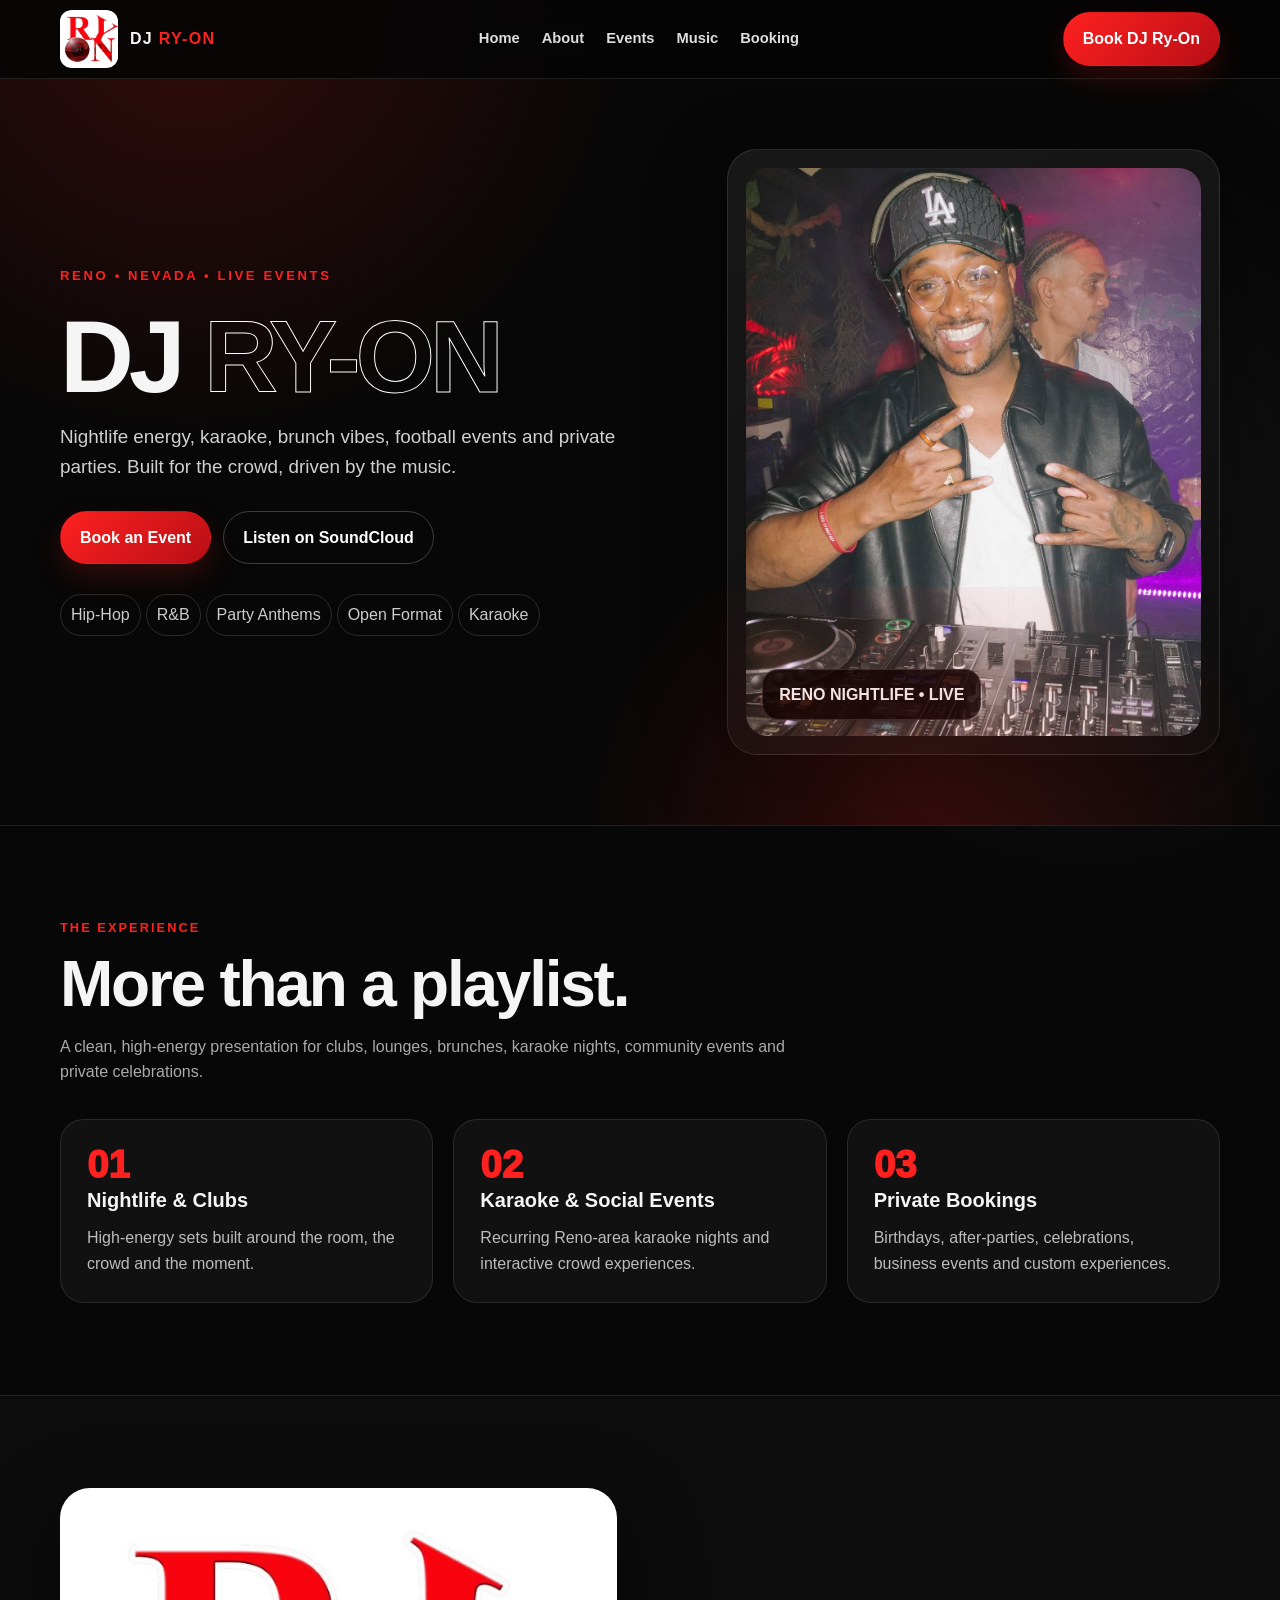
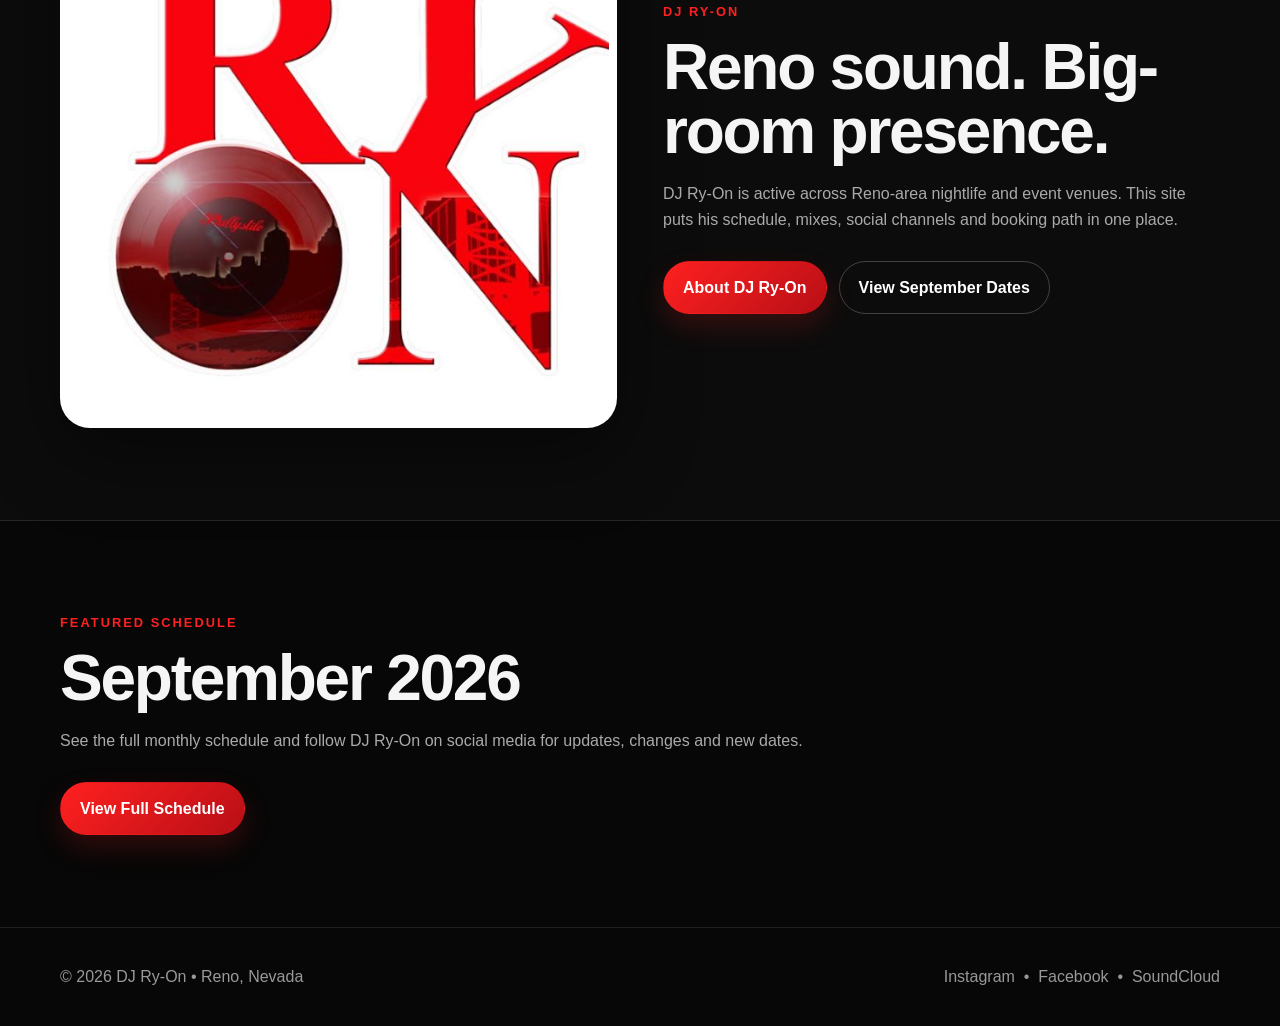
<file: index.html>
<!doctype html>
<html lang="en">
<head>
<meta charset="utf-8"><meta name="viewport" content="width=device-width,initial-scale=1">
<title>DJ Ry-On | Reno DJ, Events & Booking</title>
<meta name="description" content="Official website concept for DJ Ry-On, a Reno, Nevada DJ performing nightlife, karaoke, brunches, parties and special events.">
<link rel="stylesheet" href="assets/style.css">
</head>
<body>

<header class="nav">
  <div class="container nav-inner">
    <a class="brand" href="index.html">
      <img src="assets/dj-ryon-logo.png" alt="DJ Ry-On logo">
      <span>DJ <b>RY-ON</b></span>
    </a>
    <nav class="nav-links">
      <a href="index.html">Home</a>
      <a href="about.html">About</a>
      <a href="events.html">Events</a>
      <a href="music.html">Music</a>
      <a href="booking.html">Booking</a>
    </nav>
    <a class="btn" href="booking.html">Book DJ Ry-On</a>
  </div>
</header>

<main>
<section class="hero">
  <div class="container hero-grid">
    <div>
      <div class="eyebrow">Reno • Nevada • Live Events</div>
      <h1>DJ <span class="stroke">RY-ON</span></h1>
      <p class="lead">Nightlife energy, karaoke, brunch vibes, football events and private parties. Built for the crowd, driven by the music.</p>
      <div class="cta-row">
        <a class="btn" href="booking.html">Book an Event</a>
        <a class="btn secondary" href="music.html">Listen on SoundCloud</a>
      </div>
      <div style="margin-top:26px">
        <span class="tag">Hip-Hop</span><span class="tag">R&B</span><span class="tag">Party Anthems</span><span class="tag">Open Format</span><span class="tag">Karaoke</span>
      </div>
    </div>
    <div class="hero-card">
      <img src="assets/dj-ryon-about.jpg" alt="DJ Ry-On performing behind a DJ controller">
      <div class="badge">RENO NIGHTLIFE • LIVE</div>
    </div>
  </div>
</section>

<section class="section">
  <div class="container">
    <div class="kicker">The Experience</div>
    <h2>More than a playlist.</h2>
    <p class="sub">A clean, high-energy presentation for clubs, lounges, brunches, karaoke nights, community events and private celebrations.</p>
    <div class="grid-3">
      <article class="card"><div class="stat">01</div><h3>Nightlife & Clubs</h3><p>High-energy sets built around the room, the crowd and the moment.</p></article>
      <article class="card"><div class="stat">02</div><h3>Karaoke & Social Events</h3><p>Recurring Reno-area karaoke nights and interactive crowd experiences.</p></article>
      <article class="card"><div class="stat">03</div><h3>Private Bookings</h3><p>Birthdays, after-parties, celebrations, business events and custom experiences.</p></article>
    </div>
  </div>
</section>

<section class="section dark">
  <div class="container split">
    <div class="photo-frame"><img src="assets/dj-ryon-logo.png" alt="DJ Ry-On logo"></div>
    <div>
      <div class="kicker">DJ Ry-On</div>
      <h2>Reno sound. Big-room presence.</h2>
      <p class="sub">DJ Ry-On is active across Reno-area nightlife and event venues. This site puts his schedule, mixes, social channels and booking path in one place.</p>
      <div class="cta-row"><a class="btn" href="about.html">About DJ Ry-On</a><a class="btn secondary" href="events.html">View September Dates</a></div>
    </div>
  </div>
</section>

<section class="section">
  <div class="container">
    <div class="kicker">Featured Schedule</div>
    <h2>September 2026</h2>
    <p class="sub">See the full monthly schedule and follow DJ Ry-On on social media for updates, changes and new dates.</p>
    <div class="cta-row"><a class="btn" href="events.html">View Full Schedule</a></div>
  </div>
</section>
</main>

<footer>
  <div class="container footer-inner">
    <div>© <span data-year></span> DJ Ry-On • Reno, Nevada</div>
    <div>
      <a href="https://www.instagram.com/djryon/" target="_blank" rel="noopener">Instagram</a> &nbsp;•&nbsp;
      <a href="https://www.facebook.com/djryon/" target="_blank" rel="noopener">Facebook</a> &nbsp;•&nbsp;
      <a href="https://soundcloud.com/djryon" target="_blank" rel="noopener">SoundCloud</a>
    </div>
  </div>
</footer>
<script src="assets/script.js"></script>

</body></html>
</file>
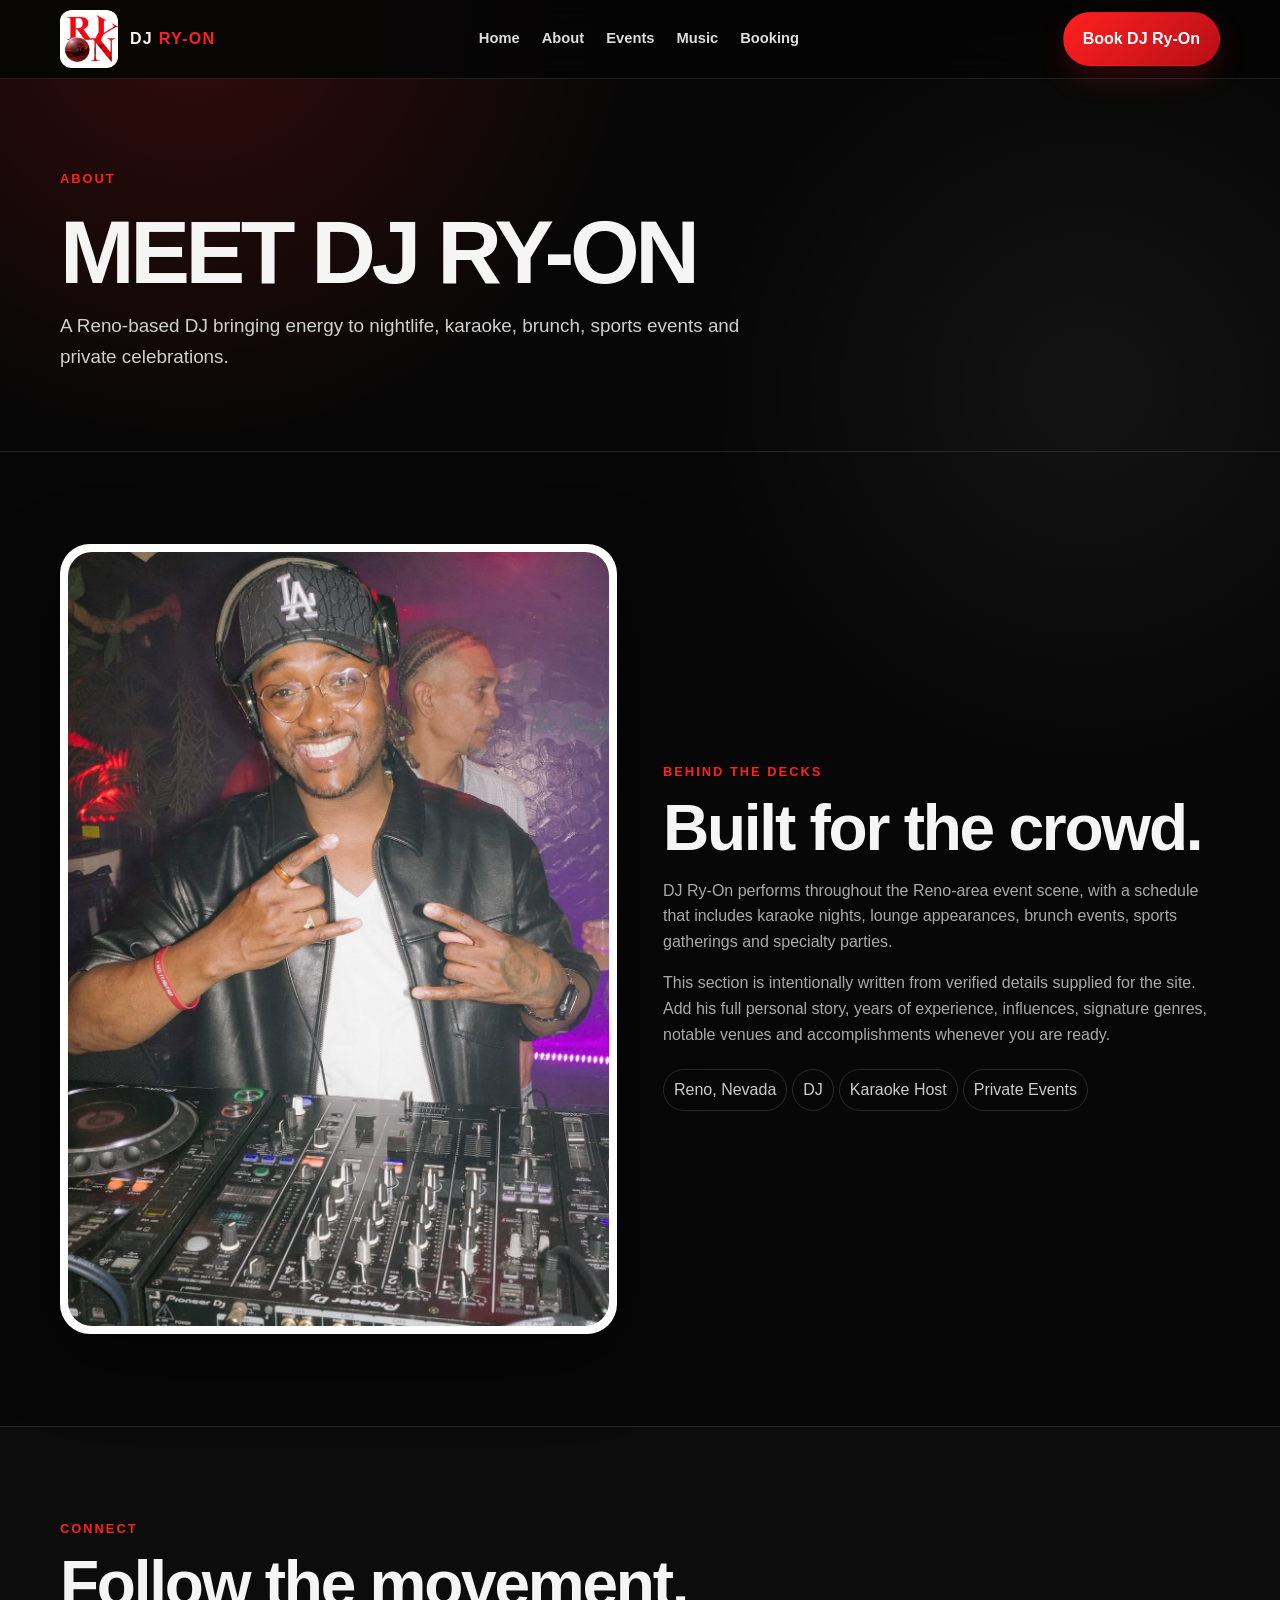
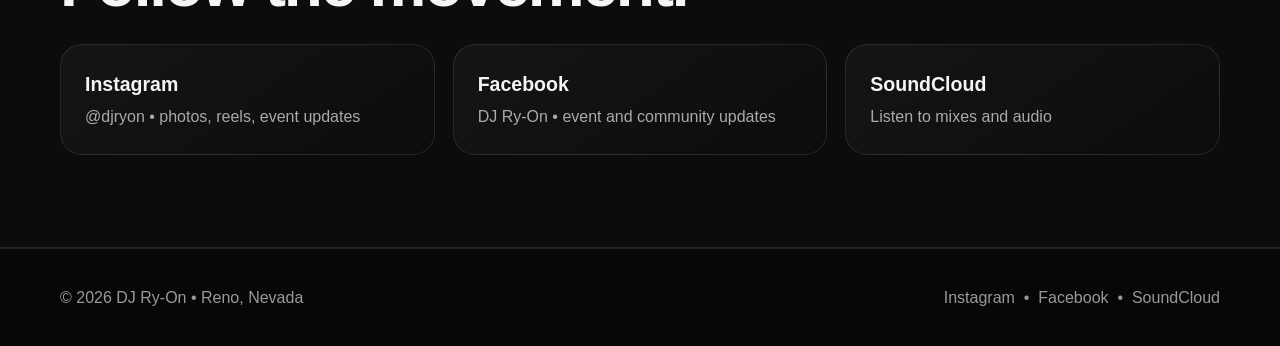
<file: about.html>
<!doctype html><html lang="en"><head>
<meta charset="utf-8"><meta name="viewport" content="width=device-width,initial-scale=1">
<title>About DJ Ry-On | Reno, Nevada</title><link rel="stylesheet" href="assets/style.css"></head><body>

<header class="nav">
  <div class="container nav-inner">
    <a class="brand" href="index.html">
      <img src="assets/dj-ryon-logo.png" alt="DJ Ry-On logo">
      <span>DJ <b>RY-ON</b></span>
    </a>
    <nav class="nav-links">
      <a href="index.html">Home</a>
      <a href="about.html">About</a>
      <a href="events.html">Events</a>
      <a href="music.html">Music</a>
      <a href="booking.html">Booking</a>
    </nav>
    <a class="btn" href="booking.html">Book DJ Ry-On</a>
  </div>
</header>

<main>
<section class="page-hero"><div class="container"><div class="kicker">About</div><h1 style="font-size:clamp(3rem,7vw,6rem)">MEET DJ RY-ON</h1><p class="lead">A Reno-based DJ bringing energy to nightlife, karaoke, brunch, sports events and private celebrations.</p></div></section>
<section class="section"><div class="container split">
  <div class="photo-frame"><img src="assets/dj-ryon-about.jpg" alt="DJ Ry-On"></div>
  <div>
    <div class="kicker">Behind the decks</div><h2>Built for the crowd.</h2>
    <p class="sub">DJ Ry-On performs throughout the Reno-area event scene, with a schedule that includes karaoke nights, lounge appearances, brunch events, sports gatherings and specialty parties.</p>
    <p class="sub">This section is intentionally written from verified details supplied for the site. Add his full personal story, years of experience, influences, signature genres, notable venues and accomplishments whenever you are ready.</p>
    <div style="margin-top:18px"><span class="tag">Reno, Nevada</span><span class="tag">DJ</span><span class="tag">Karaoke Host</span><span class="tag">Private Events</span></div>
  </div>
</div></section>
<section class="section dark"><div class="container"><div class="kicker">Connect</div><h2>Follow the movement.</h2>
<div class="social-grid">
<a class="social" href="https://www.instagram.com/djryon/" target="_blank"><b>Instagram</b><span>@djryon • photos, reels, event updates</span></a>
<a class="social" href="https://www.facebook.com/djryon/" target="_blank"><b>Facebook</b><span>DJ Ry-On • event and community updates</span></a>
<a class="social" href="https://soundcloud.com/djryon" target="_blank"><b>SoundCloud</b><span>Listen to mixes and audio</span></a>
</div></div></section>
</main>
<footer>
  <div class="container footer-inner">
    <div>© <span data-year></span> DJ Ry-On • Reno, Nevada</div>
    <div>
      <a href="https://www.instagram.com/djryon/" target="_blank" rel="noopener">Instagram</a> &nbsp;•&nbsp;
      <a href="https://www.facebook.com/djryon/" target="_blank" rel="noopener">Facebook</a> &nbsp;•&nbsp;
      <a href="https://soundcloud.com/djryon" target="_blank" rel="noopener">SoundCloud</a>
    </div>
  </div>
</footer>
<script src="assets/script.js"></script>
</body></html>
</file>
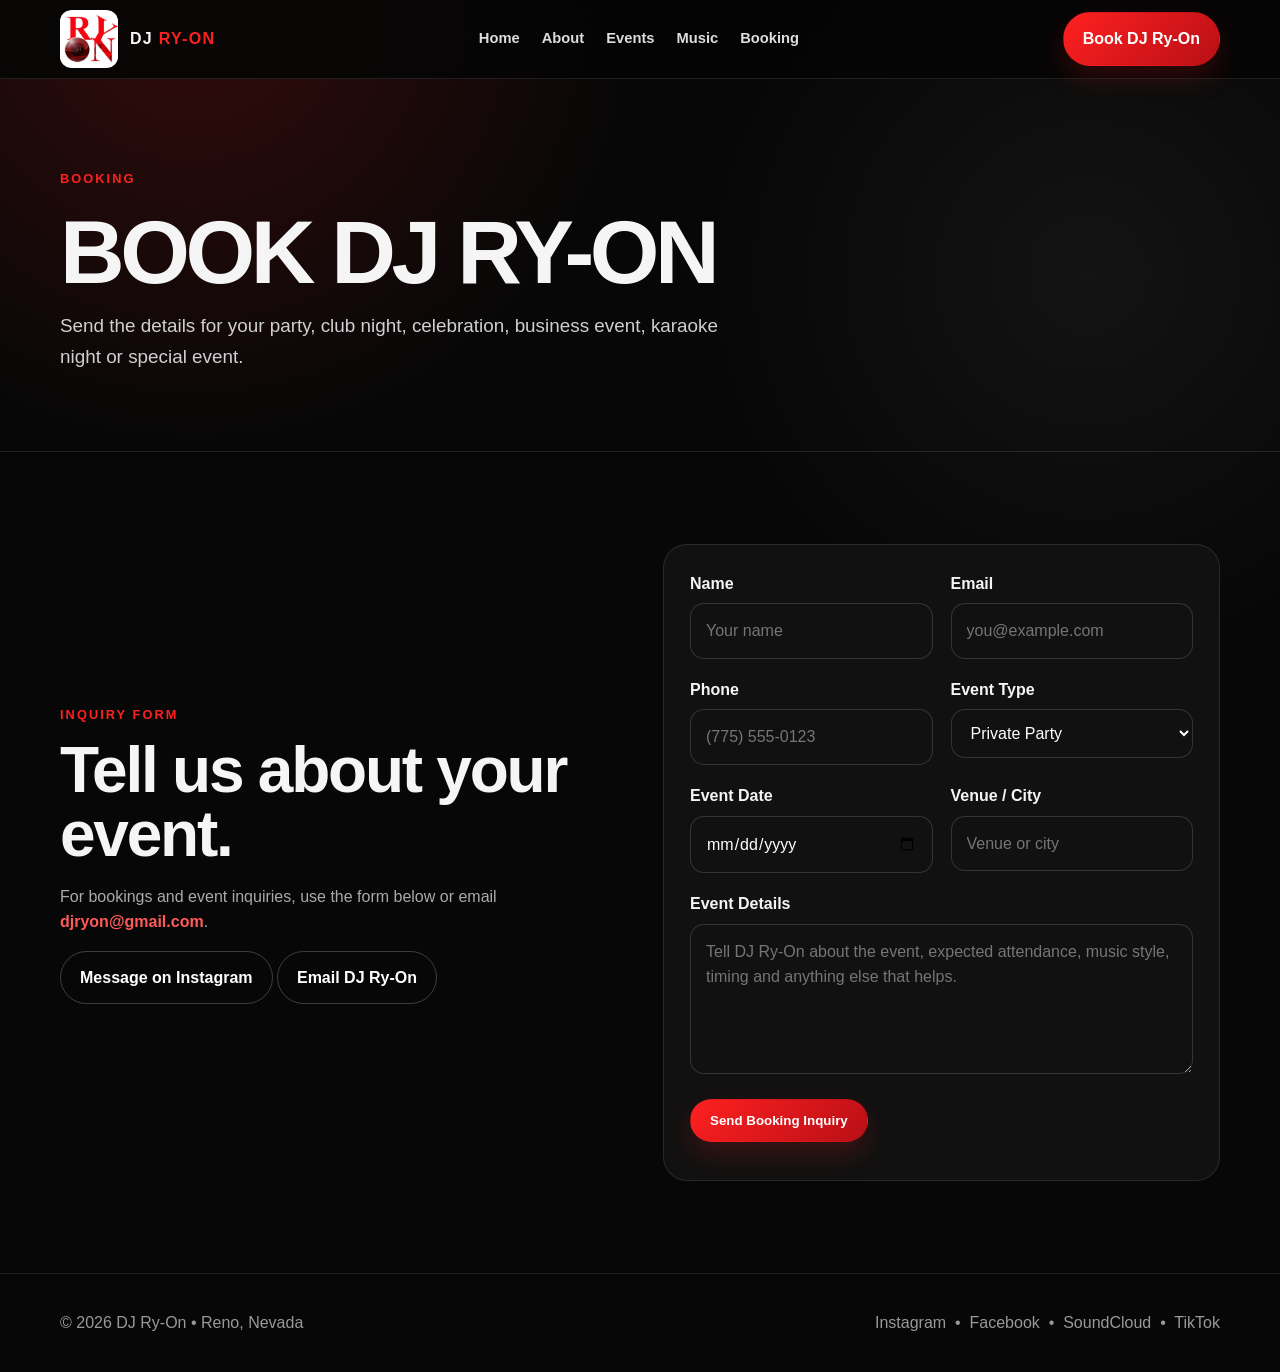
<file: booking.html>
<!doctype html><html lang="en"><head>
<meta charset="utf-8"><meta name="viewport" content="width=device-width,initial-scale=1">
<title>Book DJ Ry-On | Reno DJ Booking</title><link rel="stylesheet" href="assets/style.css"></head><body>

<header class="nav">
  <div class="container nav-inner">
    <a class="brand" href="index.html">
      <img src="assets/dj-ryon-logo.png" alt="DJ Ry-On logo">
      <span>DJ <b>RY-ON</b></span>
    </a>
    <nav class="nav-links">
      <a href="index.html">Home</a>
      <a href="about.html">About</a>
      <a href="events.html">Events</a>
      <a href="music.html">Music</a>
      <a href="booking.html">Booking</a>
    </nav>
    <a class="btn" href="booking.html">Book DJ Ry-On</a>
  </div>
</header>

<main>
<section class="page-hero"><div class="container"><div class="kicker">Booking</div><h1 style="font-size:clamp(3rem,7vw,6rem)">BOOK DJ RY-ON</h1><p class="lead">Send the details for your party, club night, celebration, business event, karaoke night or special event.</p></div></section>
<section class="section"><div class="container split">
  <div>
    <div class="kicker">Inquiry Form</div><h2>Tell us about your event.</h2>
    <p class="sub">For bookings and event inquiries, use the form below or email <a href="mailto:djryon@gmail.com" style="color:#ff5a5a;font-weight:800">djryon@gmail.com</a>.</p>
    <p><a class="btn secondary" href="https://www.instagram.com/djryon/" target="_blank">Message on Instagram</a> <a class="btn secondary" href="mailto:djryon@gmail.com">Email DJ Ry-On</a></p>
  </div>
  <div class="card">
    <form id="bookingForm">
      <div class="form-grid">
        <div><label>Name</label><input required name="name" placeholder="Your name"></div>
        <div><label>Email</label><input required type="email" name="email" placeholder="you@example.com"></div>
        <div><label>Phone</label><input name="phone" placeholder="(775) 555-0123"></div>
        <div><label>Event Type</label><select name="event_type"><option>Private Party</option><option>Club / Lounge</option><option>Karaoke</option><option>Wedding / Reception</option><option>Corporate Event</option><option>Community Event</option><option>Other</option></select></div>
        <div><label>Event Date</label><input type="date" name="date"></div>
        <div><label>Venue / City</label><input name="venue" placeholder="Venue or city"></div>
        <div class="full"><label>Event Details</label><textarea name="message" placeholder="Tell DJ Ry-On about the event, expected attendance, music style, timing and anything else that helps."></textarea></div>
        <div class="full"><button class="btn" type="submit">Send Booking Inquiry</button><div id="formStatus" class="form-note"></div></div>
      </div>
    </form>
  </div>
</div></section>
</main>
<footer>
  <div class="container footer-inner">
    <div>© <span data-year></span> DJ Ry-On • Reno, Nevada</div>
    <div>
      <a href="https://www.instagram.com/djryon/" target="_blank" rel="noopener">Instagram</a> &nbsp;•&nbsp;
      <a href="https://www.facebook.com/djryon/" target="_blank" rel="noopener">Facebook</a> &nbsp;•&nbsp;
      <a href="https://soundcloud.com/djryon" target="_blank" rel="noopener">SoundCloud</a> &nbsp;•&nbsp;
      <a href="https://tiktok.com/@djryon" target="_blank" rel="noopener">TikTok</a>
    </div>
  </div>
</footer>
<script src="assets/script.js"></script>
</body></html>
</file>
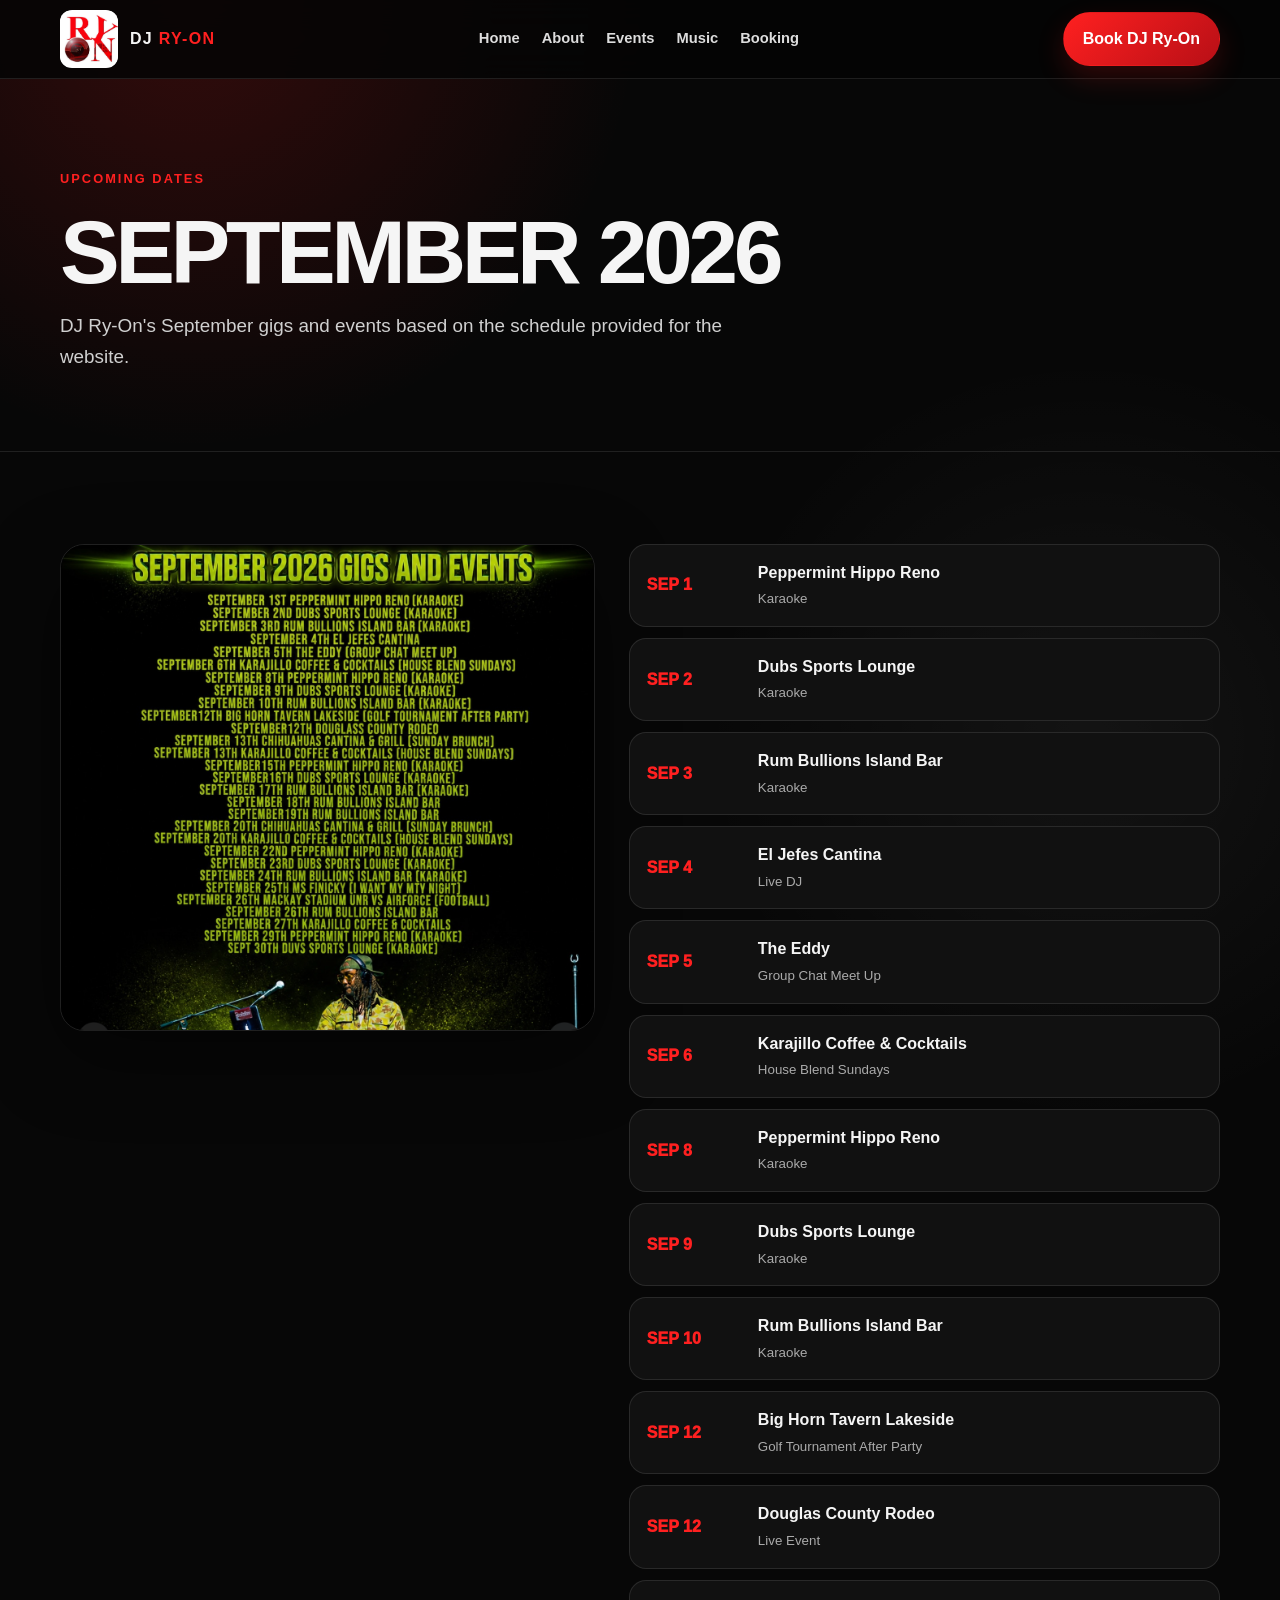
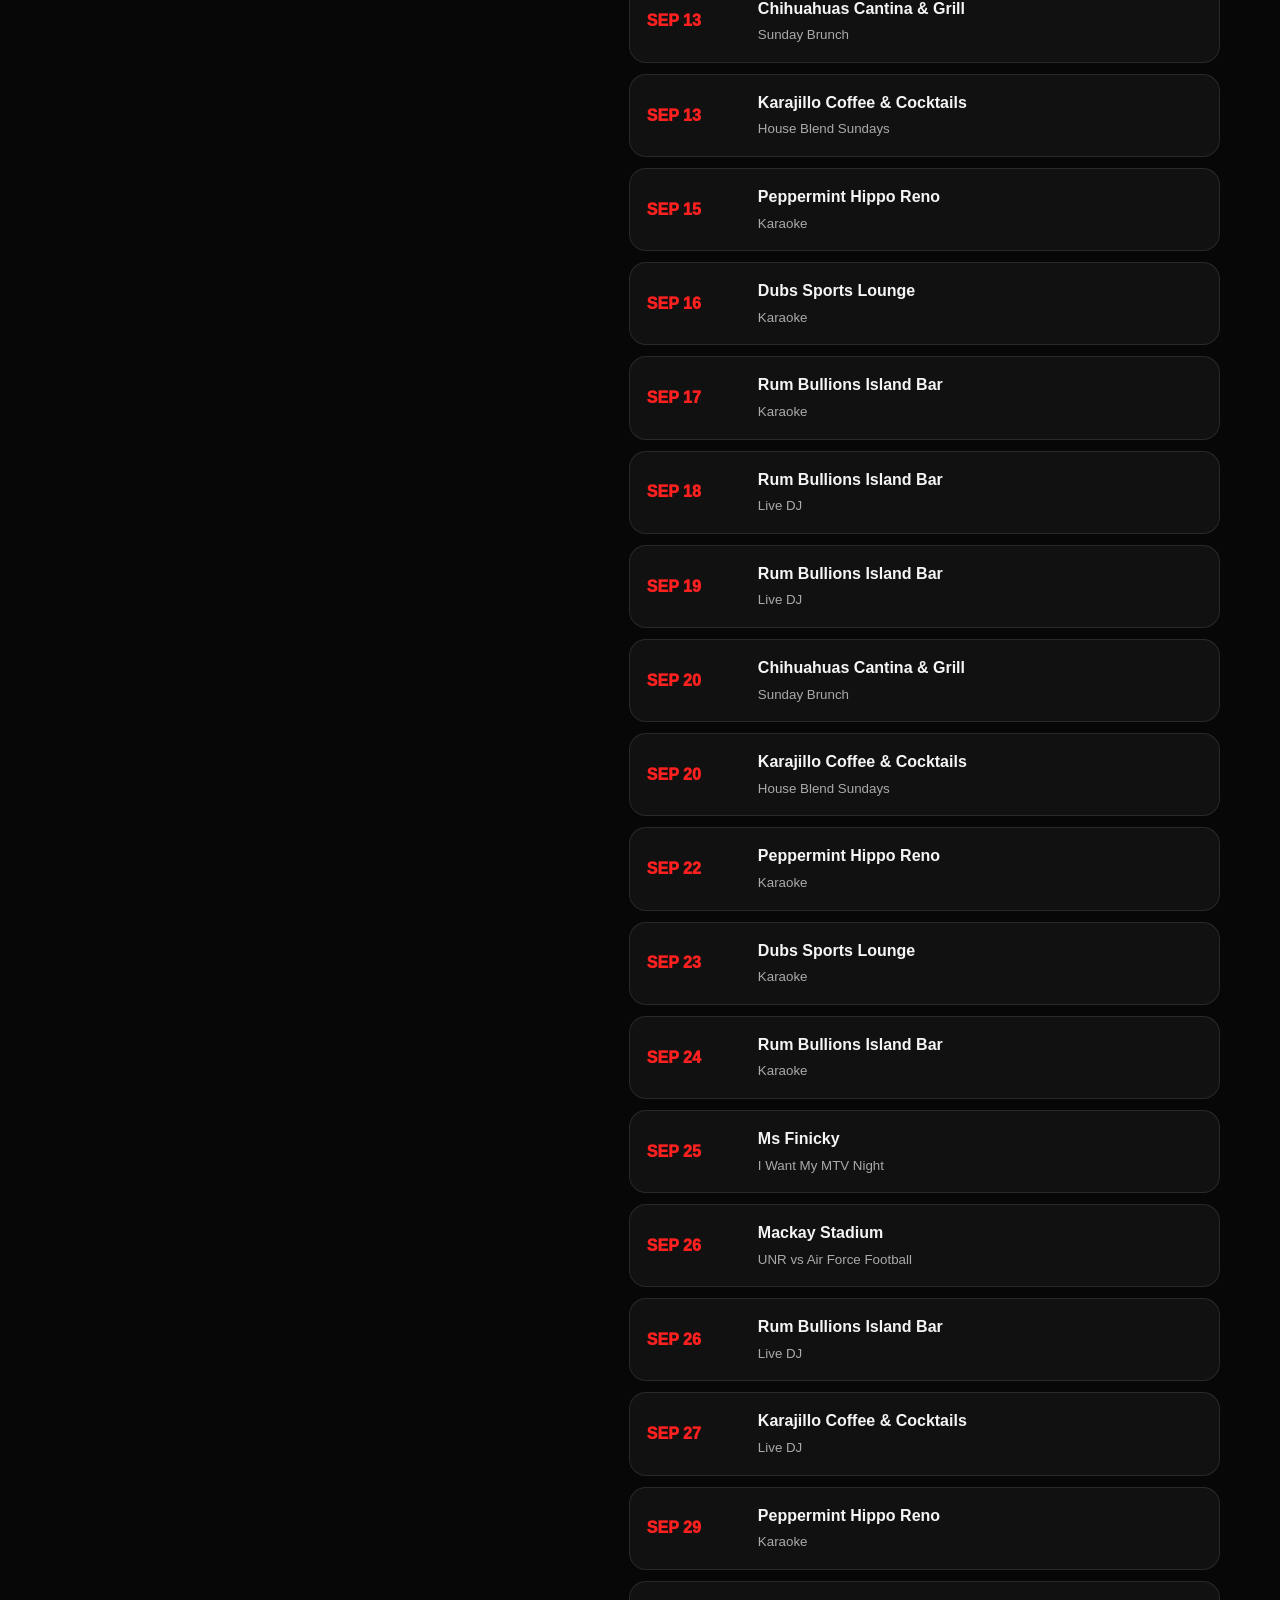
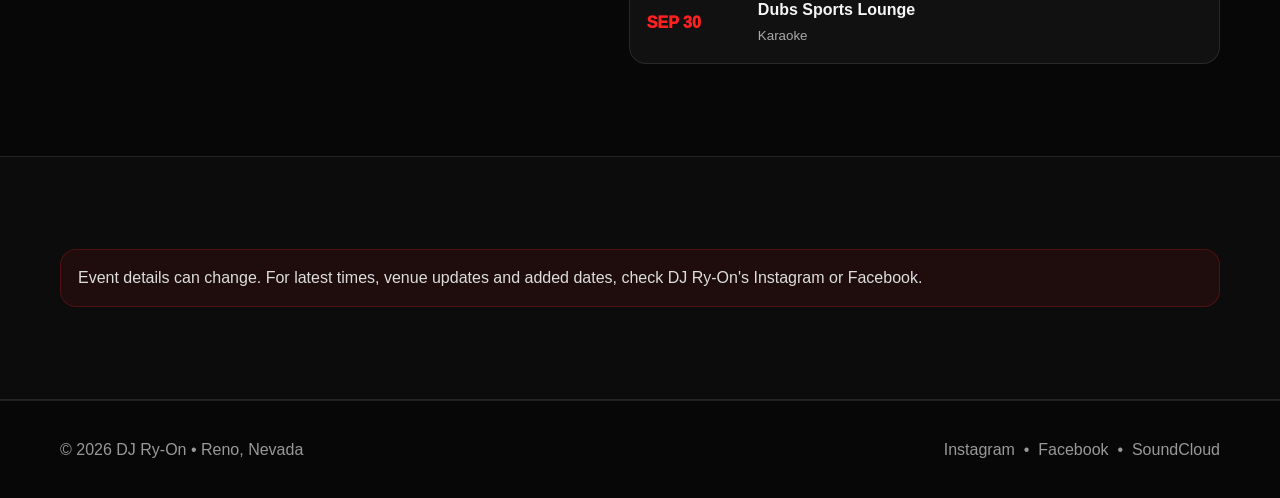
<file: events.html>
<!doctype html><html lang="en"><head>
<meta charset="utf-8"><meta name="viewport" content="width=device-width,initial-scale=1">
<title>DJ Ry-On Events | September 2026</title><link rel="stylesheet" href="assets/style.css"></head><body>

<header class="nav">
  <div class="container nav-inner">
    <a class="brand" href="index.html">
      <img src="assets/dj-ryon-logo.png" alt="DJ Ry-On logo">
      <span>DJ <b>RY-ON</b></span>
    </a>
    <nav class="nav-links">
      <a href="index.html">Home</a>
      <a href="about.html">About</a>
      <a href="events.html">Events</a>
      <a href="music.html">Music</a>
      <a href="booking.html">Booking</a>
    </nav>
    <a class="btn" href="booking.html">Book DJ Ry-On</a>
  </div>
</header>

<main>
<section class="page-hero"><div class="container"><div class="kicker">Upcoming Dates</div><h1 style="font-size:clamp(3rem,7vw,6rem)">SEPTEMBER 2026</h1><p class="lead">DJ Ry-On's September gigs and events based on the schedule provided for the website.</p></div></section>
<section class="section"><div class="container schedule-wrap">
  <div><img class="schedule-img" src="assets/september-2026-schedule.png" alt="DJ Ry-On September 2026 gigs and events schedule"></div>
  <div class="event-list"><div class="event"><div class="date">Sep 1</div><div><strong>Peppermint Hippo Reno</strong><small>Karaoke</small></div></div>
<div class="event"><div class="date">Sep 2</div><div><strong>Dubs Sports Lounge</strong><small>Karaoke</small></div></div>
<div class="event"><div class="date">Sep 3</div><div><strong>Rum Bullions Island Bar</strong><small>Karaoke</small></div></div>
<div class="event"><div class="date">Sep 4</div><div><strong>El Jefes Cantina</strong><small>Live DJ</small></div></div>
<div class="event"><div class="date">Sep 5</div><div><strong>The Eddy</strong><small>Group Chat Meet Up</small></div></div>
<div class="event"><div class="date">Sep 6</div><div><strong>Karajillo Coffee & Cocktails</strong><small>House Blend Sundays</small></div></div>
<div class="event"><div class="date">Sep 8</div><div><strong>Peppermint Hippo Reno</strong><small>Karaoke</small></div></div>
<div class="event"><div class="date">Sep 9</div><div><strong>Dubs Sports Lounge</strong><small>Karaoke</small></div></div>
<div class="event"><div class="date">Sep 10</div><div><strong>Rum Bullions Island Bar</strong><small>Karaoke</small></div></div>
<div class="event"><div class="date">Sep 12</div><div><strong>Big Horn Tavern Lakeside</strong><small>Golf Tournament After Party</small></div></div>
<div class="event"><div class="date">Sep 12</div><div><strong>Douglas County Rodeo</strong><small>Live Event</small></div></div>
<div class="event"><div class="date">Sep 13</div><div><strong>Chihuahuas Cantina & Grill</strong><small>Sunday Brunch</small></div></div>
<div class="event"><div class="date">Sep 13</div><div><strong>Karajillo Coffee & Cocktails</strong><small>House Blend Sundays</small></div></div>
<div class="event"><div class="date">Sep 15</div><div><strong>Peppermint Hippo Reno</strong><small>Karaoke</small></div></div>
<div class="event"><div class="date">Sep 16</div><div><strong>Dubs Sports Lounge</strong><small>Karaoke</small></div></div>
<div class="event"><div class="date">Sep 17</div><div><strong>Rum Bullions Island Bar</strong><small>Karaoke</small></div></div>
<div class="event"><div class="date">Sep 18</div><div><strong>Rum Bullions Island Bar</strong><small>Live DJ</small></div></div>
<div class="event"><div class="date">Sep 19</div><div><strong>Rum Bullions Island Bar</strong><small>Live DJ</small></div></div>
<div class="event"><div class="date">Sep 20</div><div><strong>Chihuahuas Cantina & Grill</strong><small>Sunday Brunch</small></div></div>
<div class="event"><div class="date">Sep 20</div><div><strong>Karajillo Coffee & Cocktails</strong><small>House Blend Sundays</small></div></div>
<div class="event"><div class="date">Sep 22</div><div><strong>Peppermint Hippo Reno</strong><small>Karaoke</small></div></div>
<div class="event"><div class="date">Sep 23</div><div><strong>Dubs Sports Lounge</strong><small>Karaoke</small></div></div>
<div class="event"><div class="date">Sep 24</div><div><strong>Rum Bullions Island Bar</strong><small>Karaoke</small></div></div>
<div class="event"><div class="date">Sep 25</div><div><strong>Ms Finicky</strong><small>I Want My MTV Night</small></div></div>
<div class="event"><div class="date">Sep 26</div><div><strong>Mackay Stadium</strong><small>UNR vs Air Force Football</small></div></div>
<div class="event"><div class="date">Sep 26</div><div><strong>Rum Bullions Island Bar</strong><small>Live DJ</small></div></div>
<div class="event"><div class="date">Sep 27</div><div><strong>Karajillo Coffee & Cocktails</strong><small>Live DJ</small></div></div>
<div class="event"><div class="date">Sep 29</div><div><strong>Peppermint Hippo Reno</strong><small>Karaoke</small></div></div>
<div class="event"><div class="date">Sep 30</div><div><strong>Dubs Sports Lounge</strong><small>Karaoke</small></div></div></div>
</div></section>
<section class="section dark"><div class="container"><div class="notice">Event details can change. For latest times, venue updates and added dates, check DJ Ry-On's Instagram or Facebook.</div></div></section>
</main>
<footer>
  <div class="container footer-inner">
    <div>© <span data-year></span> DJ Ry-On • Reno, Nevada</div>
    <div>
      <a href="https://www.instagram.com/djryon/" target="_blank" rel="noopener">Instagram</a> &nbsp;•&nbsp;
      <a href="https://www.facebook.com/djryon/" target="_blank" rel="noopener">Facebook</a> &nbsp;•&nbsp;
      <a href="https://soundcloud.com/djryon" target="_blank" rel="noopener">SoundCloud</a>
    </div>
  </div>
</footer>
<script src="assets/script.js"></script>
</body></html>
</file>
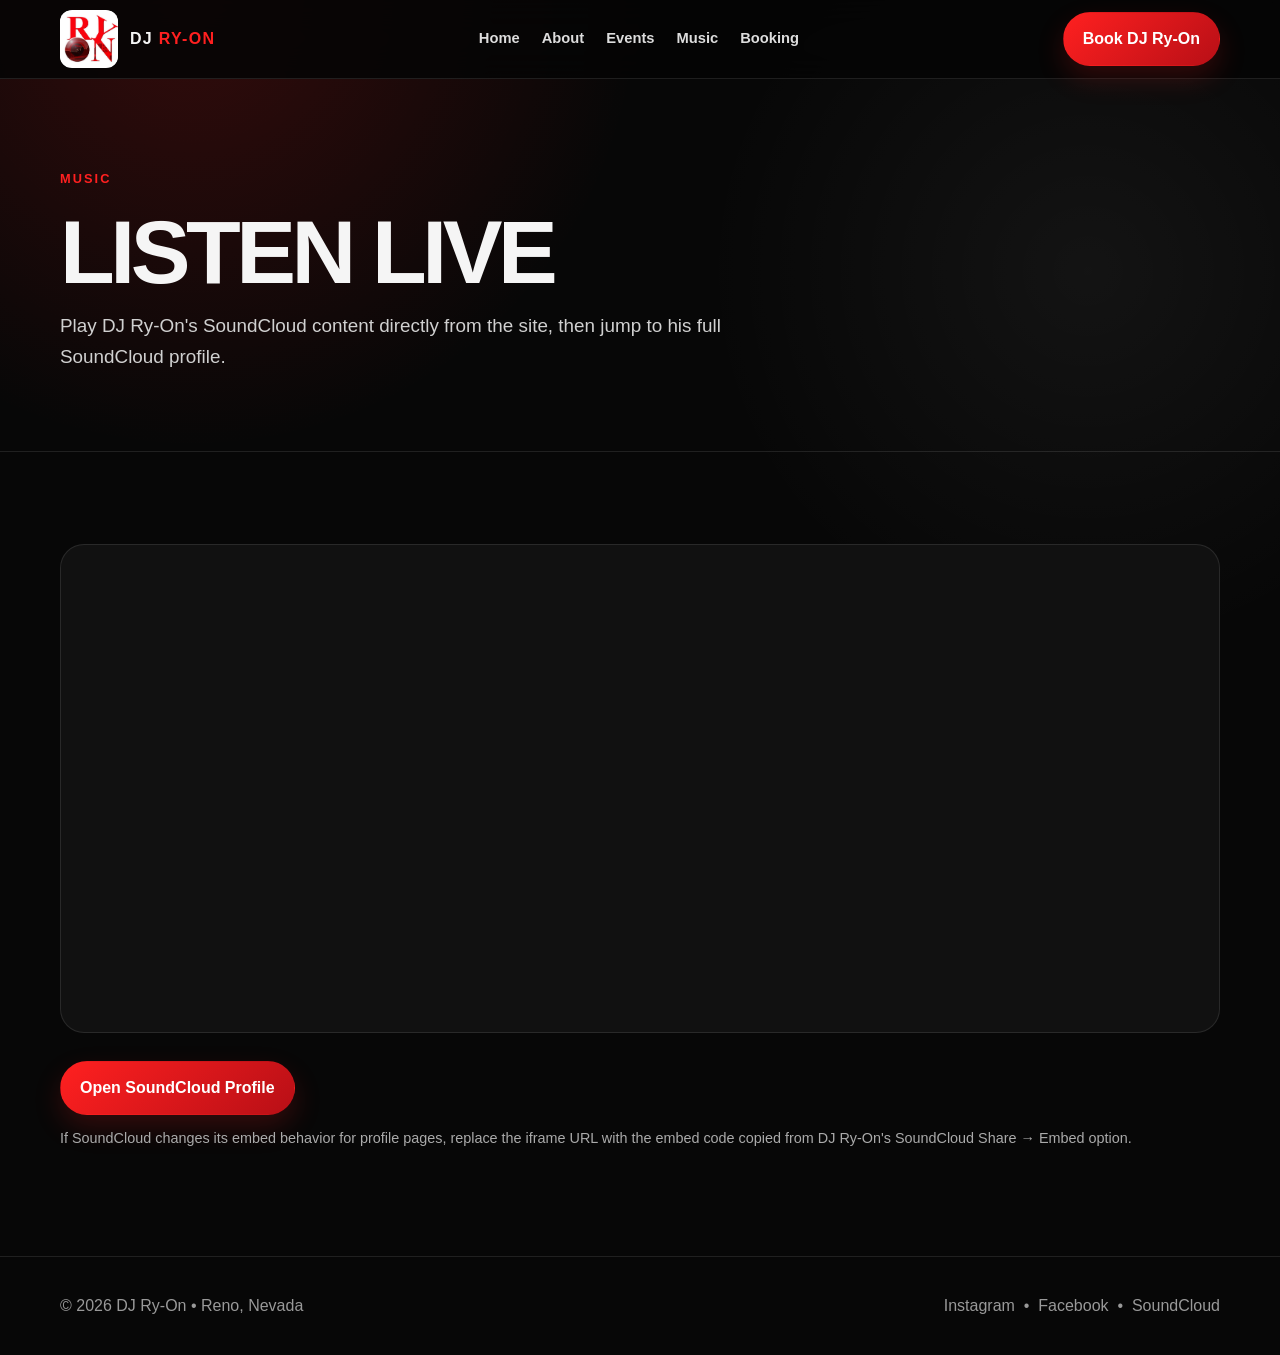
<file: music.html>
<!doctype html><html lang="en"><head>
<meta charset="utf-8"><meta name="viewport" content="width=device-width,initial-scale=1">
<title>DJ Ry-On Music | SoundCloud</title><link rel="stylesheet" href="assets/style.css"></head><body>

<header class="nav">
  <div class="container nav-inner">
    <a class="brand" href="index.html">
      <img src="assets/dj-ryon-logo.png" alt="DJ Ry-On logo">
      <span>DJ <b>RY-ON</b></span>
    </a>
    <nav class="nav-links">
      <a href="index.html">Home</a>
      <a href="about.html">About</a>
      <a href="events.html">Events</a>
      <a href="music.html">Music</a>
      <a href="booking.html">Booking</a>
    </nav>
    <a class="btn" href="booking.html">Book DJ Ry-On</a>
  </div>
</header>

<main>
<section class="page-hero"><div class="container"><div class="kicker">Music</div><h1 style="font-size:clamp(3rem,7vw,6rem)">LISTEN LIVE</h1><p class="lead">Play DJ Ry-On's SoundCloud content directly from the site, then jump to his full SoundCloud profile.</p></div></section>
<section class="section"><div class="container">
  <div class="player">
    <iframe width="100%" height="480" scrolling="no" frameborder="no" allow="autoplay"
      src="https://w.soundcloud.com/player/?url=https%3A//soundcloud.com/djryon&color=%23ff2020&auto_play=false&hide_related=false&show_comments=true&show_user=true&show_reposts=false&show_teaser=true"></iframe>
  </div>
  <div class="cta-row"><a class="btn" href="https://soundcloud.com/djryon" target="_blank" rel="noopener">Open SoundCloud Profile</a></div>
  <p class="form-note">If SoundCloud changes its embed behavior for profile pages, replace the iframe URL with the embed code copied from DJ Ry-On's SoundCloud Share → Embed option.</p>
</div></section>
</main>
<footer>
  <div class="container footer-inner">
    <div>© <span data-year></span> DJ Ry-On • Reno, Nevada</div>
    <div>
      <a href="https://www.instagram.com/djryon/" target="_blank" rel="noopener">Instagram</a> &nbsp;•&nbsp;
      <a href="https://www.facebook.com/djryon/" target="_blank" rel="noopener">Facebook</a> &nbsp;•&nbsp;
      <a href="https://soundcloud.com/djryon" target="_blank" rel="noopener">SoundCloud</a>
    </div>
  </div>
</footer>
<script src="assets/script.js"></script>
</body></html>
</file>
<file: assets/style.css>
:root{
  --bg:#070707;
  --panel:#111111;
  --panel2:#171717;
  --text:#f5f5f5;
  --muted:#aaaaaa;
  --red:#ff2020;
  --red2:#b80f16;
  --line:rgba(255,255,255,.10);
  --shadow:0 25px 80px rgba(0,0,0,.45);
}
*{box-sizing:border-box}
html{scroll-behavior:smooth}
body{
  margin:0;
  background:
    radial-gradient(circle at 15% 0%, rgba(255,32,32,.18), transparent 28rem),
    radial-gradient(circle at 85% 20%, rgba(255,255,255,.05), transparent 24rem),
    var(--bg);
  color:var(--text);
  font-family:Inter,Arial,Helvetica,sans-serif;
  line-height:1.6;
}
img{max-width:100%;display:block}
a{color:inherit;text-decoration:none}
.container{width:min(1160px,92%);margin:auto}
.nav{
  position:sticky;top:0;z-index:50;
  background:rgba(5,5,5,.88);backdrop-filter:blur(16px);
  border-bottom:1px solid var(--line)
}
.nav-inner{display:flex;align-items:center;justify-content:space-between;gap:25px;min-height:78px}
.brand{display:flex;align-items:center;gap:12px;font-weight:900;letter-spacing:.08em}
.brand img{width:58px;height:58px;object-fit:contain;border-radius:12px;background:#fff}
.brand span b{color:var(--red)}
.nav-links{display:flex;align-items:center;gap:22px;flex-wrap:wrap}
.nav-links a{font-weight:800;font-size:.92rem;color:#ddd}
.nav-links a:hover{color:var(--red)}
.btn{
  display:inline-flex;align-items:center;justify-content:center;gap:9px;
  padding:13px 19px;border-radius:999px;font-weight:900;
  background:linear-gradient(135deg,var(--red),var(--red2));color:white;
  border:1px solid transparent;box-shadow:0 12px 28px rgba(255,32,32,.18)
}
.btn.secondary{background:transparent;border-color:rgba(255,255,255,.22);box-shadow:none}
.hero{
  min-height:78vh;display:grid;align-items:center;position:relative;overflow:hidden;
  border-bottom:1px solid var(--line)
}
.hero:after{
  content:"";position:absolute;inset:auto -10% -38% 35%;
  height:70%;background:radial-gradient(circle,rgba(255,30,30,.18),transparent 65%);
  pointer-events:none
}
.hero-grid{display:grid;grid-template-columns:1.1fr .9fr;gap:65px;align-items:center;padding:70px 0}
.eyebrow{text-transform:uppercase;letter-spacing:.2em;color:var(--red);font-weight:900;font-size:.82rem}
h1{font-size:clamp(3.4rem,8vw,7rem);line-height:.9;margin:.25em 0 .18em;letter-spacing:-.05em}
h1 .stroke{-webkit-text-stroke:1px #fff;color:transparent}
.lead{font-size:1.18rem;color:#d0d0d0;max-width:680px}
.cta-row{display:flex;gap:12px;flex-wrap:wrap;margin-top:28px}
.hero-card{
  background:linear-gradient(160deg,#181818,#0d0d0d);border:1px solid var(--line);
  border-radius:30px;padding:18px;box-shadow:var(--shadow);position:relative
}
.hero-card img{border-radius:22px;aspect-ratio:4/5;object-fit:cover;object-position:center top}
.badge{
  position:absolute;left:34px;bottom:34px;background:rgba(0,0,0,.84);
  border:1px solid rgba(255,255,255,.15);padding:12px 16px;border-radius:16px;font-weight:900
}
.section{padding:92px 0}
.section.dark{background:#0c0c0c;border-top:1px solid var(--line);border-bottom:1px solid var(--line)}
.kicker{color:var(--red);text-transform:uppercase;font-weight:900;letter-spacing:.16em;font-size:.8rem}
h2{font-size:clamp(2.1rem,5vw,4.2rem);line-height:1;margin:.2em 0 .28em;letter-spacing:-.035em}
.sub{color:var(--muted);max-width:760px}
.grid-3{display:grid;grid-template-columns:repeat(3,1fr);gap:20px;margin-top:34px}
.card{background:var(--panel);border:1px solid var(--line);border-radius:24px;padding:26px}
.card h3{margin:0 0 9px;font-size:1.25rem}
.card p{color:#bcbcbc;margin:0}
.stat{font-size:2.4rem;font-weight:950;color:var(--red);line-height:1}
.split{display:grid;grid-template-columns:1fr 1fr;gap:46px;align-items:center}
.photo-frame{background:#fff;border-radius:30px;padding:8px;box-shadow:var(--shadow)}
.photo-frame img{border-radius:24px}
.schedule-wrap{display:grid;grid-template-columns:.95fr 1.05fr;gap:34px;align-items:start}
.schedule-img{border-radius:24px;border:1px solid var(--line);box-shadow:var(--shadow)}
.event-list{display:grid;gap:11px}
.event{
  display:grid;grid-template-columns:95px 1fr;gap:16px;align-items:center;
  padding:15px 17px;background:var(--panel);border:1px solid var(--line);border-radius:17px
}
.event .date{font-weight:950;color:var(--red);text-transform:uppercase}
.event strong{display:block}
.event small{color:var(--muted)}
.player{
  border-radius:24px;overflow:hidden;border:1px solid var(--line);background:#111
}
.social-grid{display:grid;grid-template-columns:repeat(3,1fr);gap:18px;margin-top:28px}
.social{
  padding:24px;border:1px solid var(--line);border-radius:22px;background:linear-gradient(145deg,#151515,#0c0c0c)
}
.social b{display:block;font-size:1.22rem;margin-bottom:4px}
.social span{color:var(--muted)}
.form-grid{display:grid;grid-template-columns:1fr 1fr;gap:18px}
label{display:block;font-weight:800;margin-bottom:7px}
input,textarea,select{
  width:100%;background:#111;border:1px solid rgba(255,255,255,.15);
  border-radius:14px;color:white;padding:14px 15px;font:inherit;outline:none
}
input:focus,textarea:focus,select:focus{border-color:var(--red)}
textarea{min-height:150px;resize:vertical}
.full{grid-column:1/-1}
.form-note{font-size:.9rem;color:var(--muted);margin-top:12px}
footer{padding:36px 0;border-top:1px solid var(--line);color:#999}
.footer-inner{display:flex;justify-content:space-between;gap:25px;align-items:center;flex-wrap:wrap}
.tag{display:inline-block;border:1px solid rgba(255,255,255,.14);padding:7px 10px;border-radius:999px;margin:4px 5px 4px 0;color:#ccc}
.page-hero{padding:90px 0 60px;border-bottom:1px solid var(--line)}
.notice{background:rgba(255,32,32,.08);border:1px solid rgba(255,32,32,.22);padding:15px 17px;border-radius:16px;color:#ddd}
@media (max-width:900px){
  .nav-links{display:none}
  .hero-grid,.split,.schedule-wrap{grid-template-columns:1fr}
  .grid-3,.social-grid{grid-template-columns:1fr}
  .hero{min-height:auto}
  .hero-grid{padding:50px 0}
}
@media(max-width:600px){
  .form-grid{grid-template-columns:1fr}
  .event{grid-template-columns:75px 1fr}
  .brand span{display:none}
}
</file>
